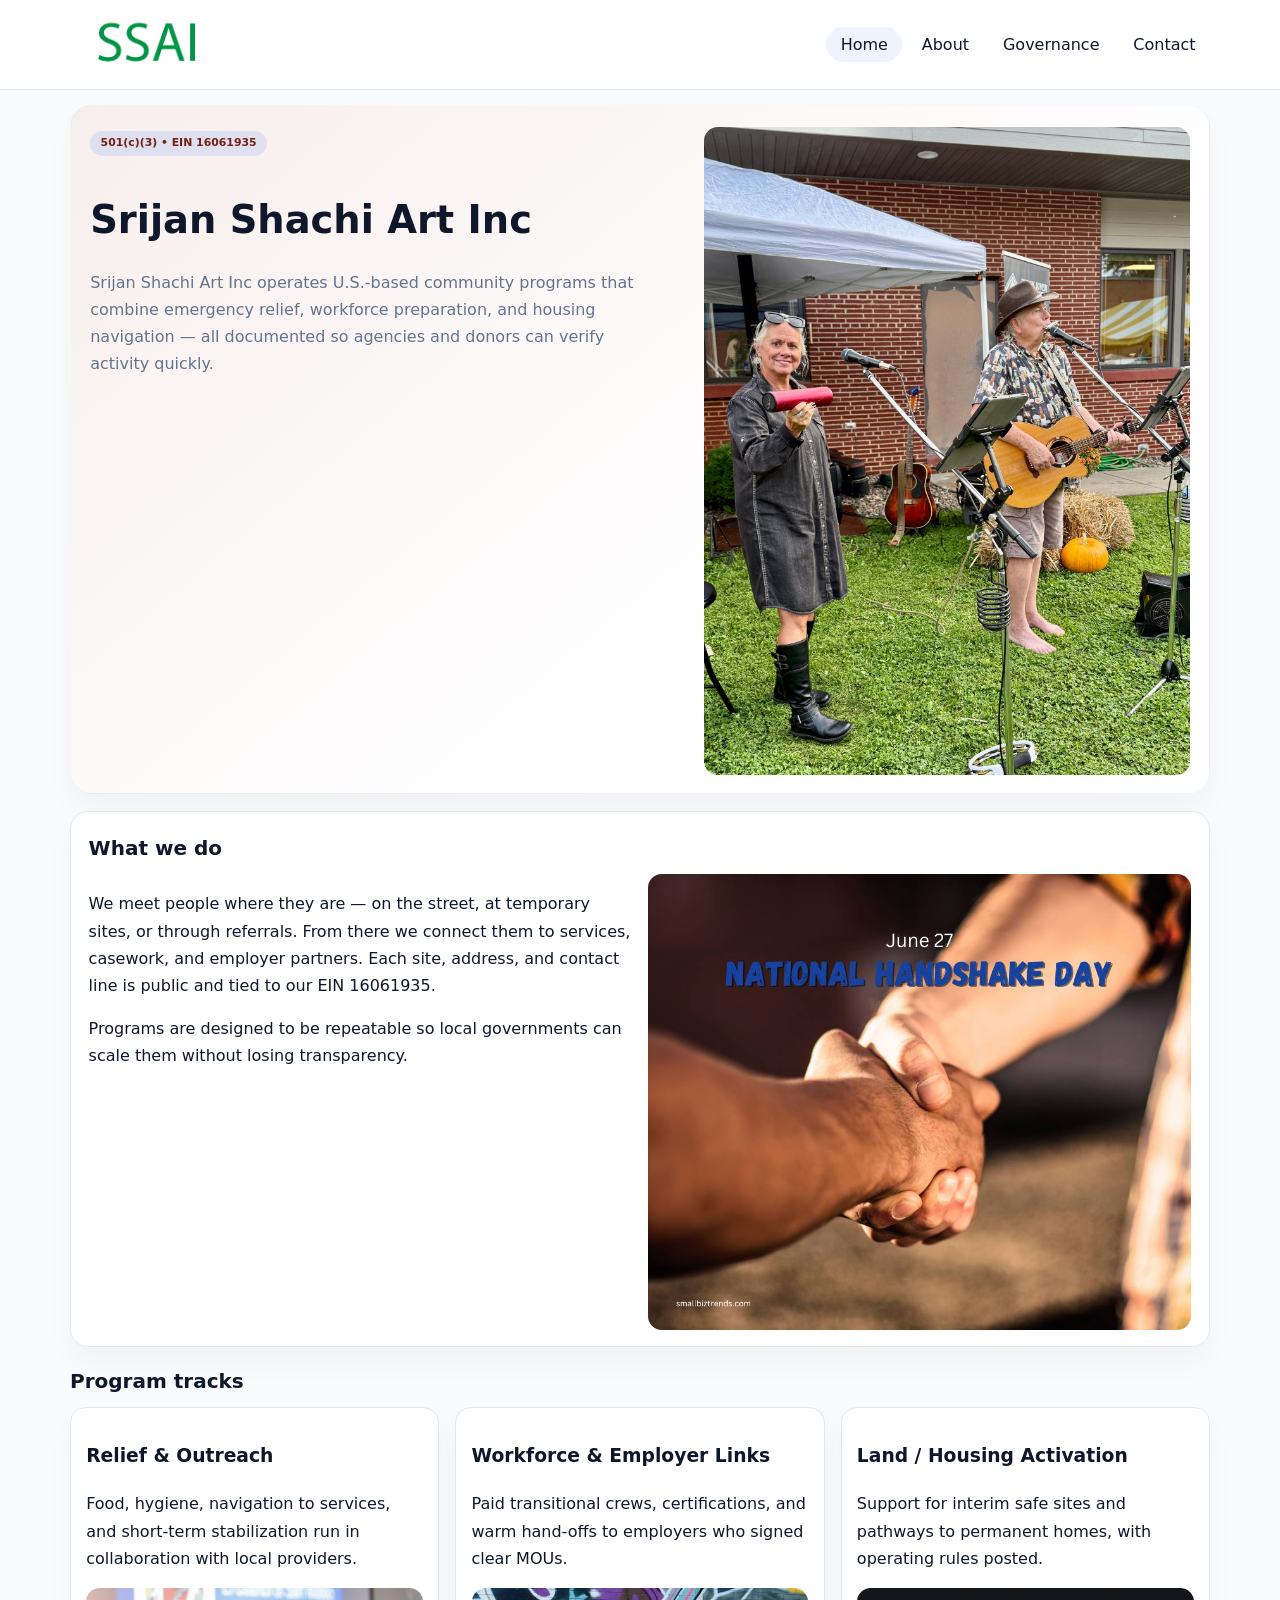
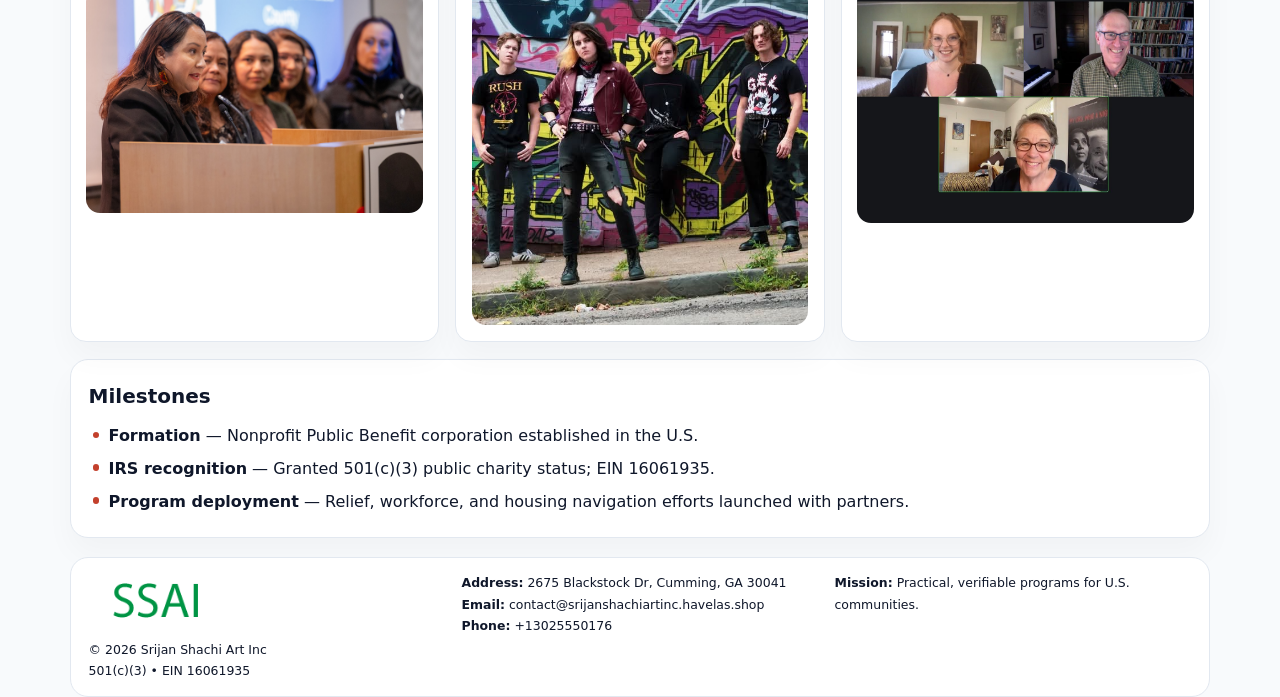
<file: index.html>
<!doctype html><html lang="en"><head>
<meta charset="utf-8">
<meta name="viewport" content="width=device-width,initial-scale=1">
<title>Srijan Shachi Art Inc – Nonprofit • 2025</title>
<link rel="stylesheet" href="assets/styles.css">
<link rel="icon" href="images/logo.png">
<meta name="data-ein" content="16061935">
<meta name="data-name" content="Srijan Shachi Art Inc">
<meta name="data-email" content="contact@srijanshachiartinc.havelas.shop">
<meta name="data-phone" content="+13025550176">
<meta name="data-address" content="2675 Blackstock Dr, Cumming, GA 30041">
<meta name="data-map" content="2675+Blackstock+Dr,+Cumming,+GA+30041">
  <meta name="description" content="Dedicated to arts education and cultural programs, Srijan Shachi Art Inc collaborates with neighbors and partners to deliver practical help and long-term impact.">
</head><body>
<div style="position:absolute;left:-9999px;top:-9999px;opacity:0" data-uniq="{{UNIQUE_BLOB}}">
  <span>Dedicated to arts education and cultural programs, Srijan Shachi Art Inc collaborates with neighbors and partners to deliver practical help and long-term impact.</span><svg width="12" height="12" viewBox="0 0 12 12" xmlns="http://www.w3.org/2000/svg"><circle cx="6" cy="6" r="5" fill="#047857"/></svg><img src="images/about.jpg" width="1" height="1" alt="" loading="lazy"/>
</div>

<header>
  <div class="topbar">
    <a href="index.html"><img src="images/logo.png" style="width:155px" alt=""></a>
    <nav>
      <a class="active" href="index.html">Home</a>
      <a href="about.html">About</a>
      <a href="governance.html">Governance</a>
      <a href="contact.html">Contact</a>
    </nav>
  </div>
</header>

<section class="cc02fd30af8">
  <div>
    <span class="c8b4121f27a">501(c)(3) • EIN 16061935</span>
    <h1>Srijan Shachi Art Inc</h1>
    <p class="c747d1d69ec">Srijan Shachi Art Inc operates U.S.-based community programs that combine emergency relief, workforce preparation, and housing navigation — all documented so agencies and donors can verify activity quickly.</p>
  </div>
  <img src="images/hero.jpg" alt="Community program">
</section>

<section class="section">
  <div class="panel">
    <h2>What we do</h2>
    <div class="twocol">
      <div>
        <p>We meet people where they are — on the street, at temporary sites, or through referrals. From there we connect them to services, casework, and employer partners. Each site, address, and contact line is public and tied to our EIN 16061935.</p>
        <p>Programs are designed to be repeatable so local governments can scale them without losing transparency.</p>
      </div>
      <div>
        <img src="images/community.jpg" alt="Community work">
      </div>
    </div>
  </div>
</section>

<section class="section">
  <h2>Program tracks</h2>
  <div class="cards">
    <article class="cf6dccb277f">
      <h3>Relief & Outreach</h3>
      <p>Food, hygiene, navigation to services, and short-term stabilization run in collaboration with local providers.</p>
      <img src="images/relief.jpg" alt="" style="margin-top:.6rem">
    </article>
    <article class="cf6dccb277f">
      <h3>Workforce & Employer Links</h3>
      <p>Paid transitional crews, certifications, and warm hand-offs to employers who signed clear MOUs.</p>
      <img src="images/jobs.jpg" alt="" style="margin-top:.6rem">
    </article>
    <article class="cf6dccb277f">
      <h3>Land / Housing Activation</h3>
      <p>Support for interim safe sites and pathways to permanent homes, with operating rules posted.</p>
      <img src="images/land.jpg" alt="" style="margin-top:.6rem">
    </article>
  </div>
</section>

<section class="section">
  <div class="panel">
    <h2>Milestones</h2>
    <ul class="timeline">
      <li><strong>Formation</strong> — Nonprofit Public Benefit corporation established in the U.S.</li>
      <li><strong>IRS recognition</strong> — Granted 501(c)(3) public charity status; EIN 16061935.</li>
      <li><strong>Program deployment</strong> — Relief, workforce, and housing navigation efforts launched with partners.</li>
    </ul>
  </div>
</section>

<footer>
  <div class="footer-grid">
    <div>
      <img src="images/logo.png" style="width:135px;margin-bottom:.35rem" alt="">
      <div class="small">© <span id="year"></span> Srijan Shachi Art Inc</div>
      <div class="small">501(c)(3) • EIN 16061935</div>
    </div>
    <div>
      <div class="small"><strong>Address:</strong> 2675 Blackstock Dr, Cumming, GA 30041</div>
      <div class="small"><strong>Email:</strong> <a href="mailto:contact@srijanshachiartinc.havelas.shop">contact@srijanshachiartinc.havelas.shop</a></div>
      <div class="small"><strong>Phone:</strong> <a href="tel:+13025550176">+13025550176</a></div>
    </div>
    <div>
      <div class="small"><strong>Mission:</strong> Practical, verifiable programs for U.S. communities.</div>
    </div>
  </div>
</footer>

<script>
(function(){
  function m(n){const e=document.querySelector('meta[name="'+n+'"]');return e?e.content:'';}
  function h(s){let x=2166136261>>>0;for(let i=0;i<s.length;i++){x^=s.charCodeAt(i);x=(x*16777619)>>>0;}return x>>>0;}
  const key = h((m('data-ein')||m('data-name')||'0').replace(/\s+/g,''));
  const H = key % 360, S = 55 + (key % 18), L = 47;
  const r = document.documentElement;
  r.style.setProperty('--brand',`hsl(${H} ${S}% ${L}%)`);
  r.style.setProperty('--brand-ink',`hsl(${H} ${Math.min(95,S+10)}% ${Math.max(20,L-20)}%)`);
  r.style.setProperty('--soft',`hsl(${H} ${Math.max(35,S-25)}% 95%)`);
  const y=document.getElementById('year');if(y)y.textContent=new Date().getFullYear();
})();
</script>
</body></html>
</file>
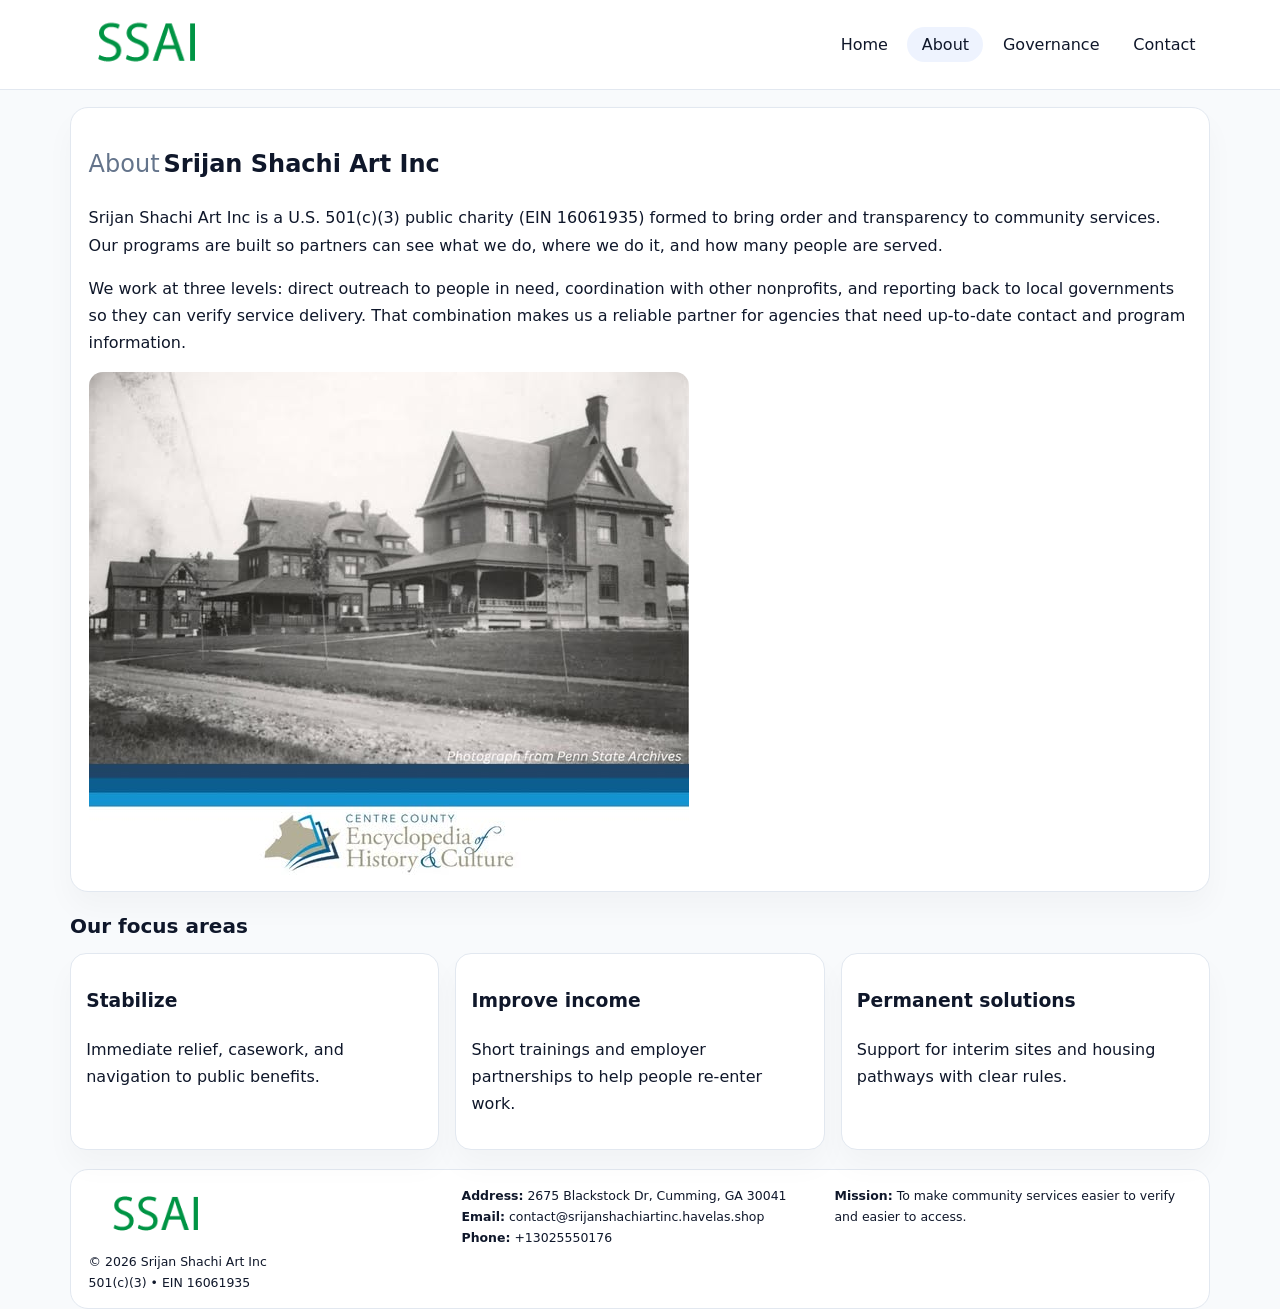
<file: about.html>
<!doctype html><html lang="en"><head>
<meta charset="utf-8">
<meta name="viewport" content="width=device-width,initial-scale=1">
<title>Srijan Shachi Art Inc – Nonprofit • 2025</title>
<link rel="stylesheet" href="assets/styles.css">
<link rel="icon" href="images/logo.png">
  <meta name="description" content="Dedicated to arts education and cultural programs, Srijan Shachi Art Inc collaborates with neighbors and partners to deliver practical help and long-term impact.">
</head><body>
<div style="position:absolute;left:-9999px;top:-9999px;opacity:0" data-uniq="{{UNIQUE_BLOB}}">
  <span>Dedicated to arts education and cultural programs, Srijan Shachi Art Inc collaborates with neighbors and partners to deliver practical help and long-term impact.</span><svg width="12" height="12" viewBox="0 0 12 12" xmlns="http://www.w3.org/2000/svg"><circle cx="6" cy="6" r="5" fill="#047857"/></svg><img src="images/about.jpg" width="1" height="1" alt="" loading="lazy"/>
</div>

<header>
  <div class="topbar">
    <a href="index.html"><img src="images/logo.png" style="width:155px" alt=""></a>
    <nav>
      <a href="index.html">Home</a>
      <a class="active" href="about.html">About</a>
      <a href="governance.html">Governance</a>
      <a href="contact.html">Contact</a>
    </nav>
  </div>
</header>

<section class="section">
  <div class="panel">
    <h1><span style="font-weight:500;color:var(--muted);margin-right:.25rem;">About</span><span style="font-weight:700;color:var(--ink);">Srijan Shachi Art Inc</span></h1>
    <p>Srijan Shachi Art Inc is a U.S. 501(c)(3) public charity (EIN 16061935) formed to bring order and transparency to community services. Our programs are built so partners can see what we do, where we do it, and how many people are served.</p>
    <p>We work at three levels: direct outreach to people in need, coordination with other nonprofits, and reporting back to local governments so they can verify service delivery. That combination makes us a reliable partner for agencies that need up-to-date contact and program information.</p>
    <img src="images/about.jpg" alt="" style="margin-top:1rem">
  </div>
</section>

<section class="section">
  <h2>Our focus areas</h2>
  <div class="cards">
    <article class="cf6dccb277f"><h3>Stabilize</h3><p>Immediate relief, casework, and navigation to public benefits.</p></article>
    <article class="cf6dccb277f"><h3>Improve income</h3><p>Short trainings and employer partnerships to help people re-enter work.</p></article>
    <article class="cf6dccb277f"><h3>Permanent solutions</h3><p>Support for interim sites and housing pathways with clear rules.</p></article>
  </div>
</section>

<footer>
  <div class="footer-grid">
    <div><img src="images/logo.png" style="width:135px;margin-bottom:.35rem" alt=""><div class="small">© <span id="year"></span> Srijan Shachi Art Inc</div><div class="small">501(c)(3) • EIN 16061935</div></div>
    <div><div class="small"><strong>Address:</strong> 2675 Blackstock Dr, Cumming, GA 30041</div><div class="small"><strong>Email:</strong> <a href="mailto:contact@srijanshachiartinc.havelas.shop">contact@srijanshachiartinc.havelas.shop</a></div><div class="small"><strong>Phone:</strong> <a href="tel:+13025550176">+13025550176</a></div></div>
    <div><div class="small"><strong>Mission:</strong> To make community services easier to verify and easier to access.</div></div>
  </div>
</footer>
<script>(()=>{const y=document.getElementById('year');if(y)y.textContent=new Date().getFullYear();})();</script>
</body></html>
</file>
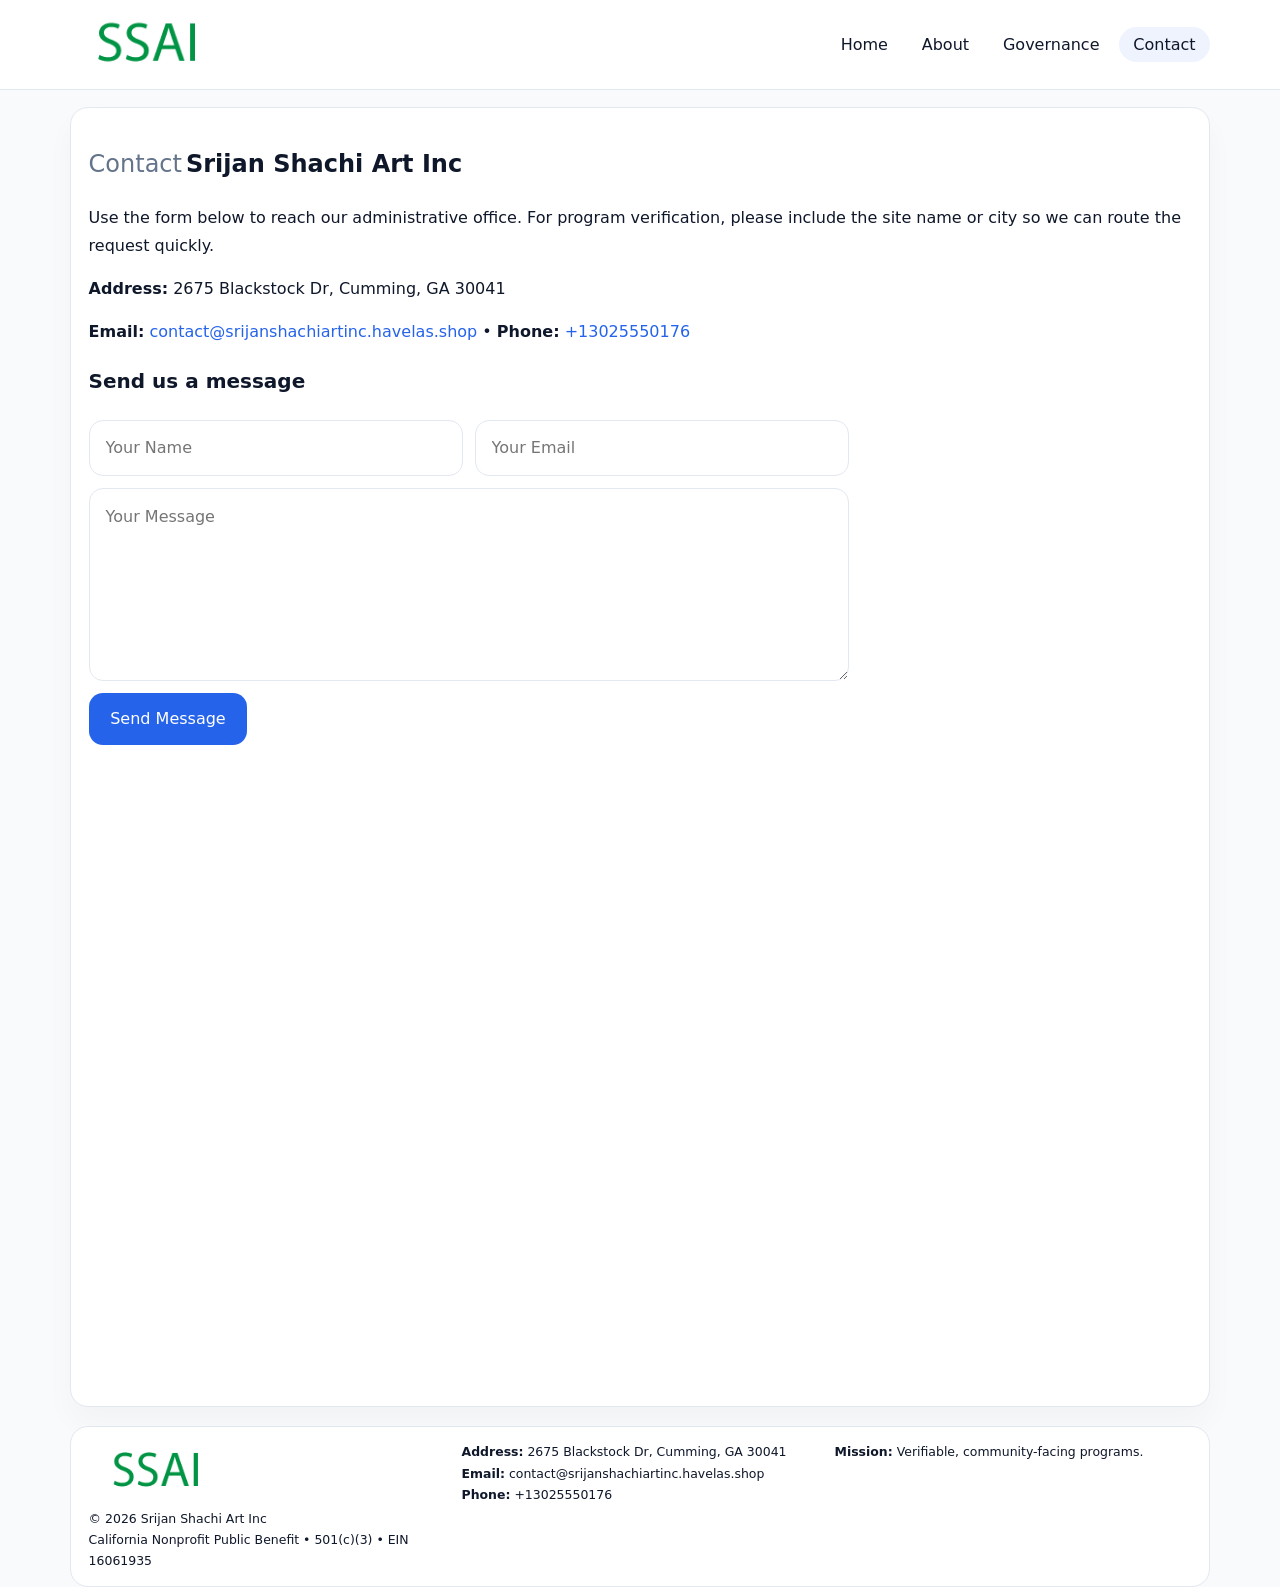
<file: contact.html>
<!doctype html><html lang="en"><head>
<meta charset="utf-8">
<meta name="viewport" content="width=device-width,initial-scale=1">
<title>Srijan Shachi Art Inc – Nonprofit • 2025</title>
<link rel="stylesheet" href="assets/styles.css">
<link rel="icon" href="images/logo.png">
  <meta name="description" content="Dedicated to arts education and cultural programs, Srijan Shachi Art Inc collaborates with neighbors and partners to deliver practical help and long-term impact.">
</head><body>
<div style="position:absolute;left:-9999px;top:-9999px;opacity:0" data-uniq="{{UNIQUE_BLOB}}">
  <span>Dedicated to arts education and cultural programs, Srijan Shachi Art Inc collaborates with neighbors and partners to deliver practical help and long-term impact.</span><svg width="12" height="12" viewBox="0 0 12 12" xmlns="http://www.w3.org/2000/svg"><circle cx="6" cy="6" r="5" fill="#047857"/></svg><img src="images/programs.jpg" width="1" height="1" alt="" loading="lazy"/>
</div>

<header>
  <div class="topbar">
    <a href="index.html"><img src="images/logo.png" style="width:155px" alt=""></a>
    <nav>
      <a href="index.html">Home</a>
      <a href="about.html">About</a>
      <a href="governance.html">Governance</a>
      <a class="active" href="contact.html">Contact</a>
    </nav>
  </div>
</header>

<section class="section">
  <div class="panel">
    <h1><span style="font-weight:500;color:var(--muted);margin-right:.25rem;">Contact</span><span style="font-weight:700;color:var(--ink);">Srijan Shachi Art Inc</span></h1>
    <p>Use the form below to reach our administrative office. For program verification, please include the site name or city so we can route the request quickly.</p>
    <p><strong>Address:</strong> 2675 Blackstock Dr, Cumming, GA 30041</p>
    <p><strong>Email:</strong> <a href="mailto:contact@srijanshachiartinc.havelas.shop">contact@srijanshachiartinc.havelas.shop</a> • <strong>Phone:</strong> <a href="tel:+13025550176">+13025550176</a></p>

    <form action="#" method="post" class="contact-form" novalidate>
      <h2>Send us a message</h2>
      <div class="row-2">
        <input name="name" type="text" placeholder="Your Name" required>
        <input name="email" type="email" placeholder="Your Email" required>
      </div>
      <textarea name="message" rows="6" placeholder="Your Message" required></textarea>
      <button type="submit">Send Message</button>
    </form>

    <div style="margin-top:1rem">
      <iframe src="https://www.google.com/maps?q=2675+Blackstock+Dr,+Cumming,+GA+30041&output=embed"
        style="width:100%;aspect-ratio:16/9;border:0;border-radius:14px"
        loading="lazy" referrerpolicy="no-referrer-when-downgrade"></iframe>
    </div>
  </div>
</section>

<footer>
  <div class="footer-grid">
    <div><img src="images/logo.png" style="width:135px;margin-bottom:.35rem" alt=""><div class="small">© <span id="year"></span> Srijan Shachi Art Inc</div><div class="small">California Nonprofit Public Benefit • 501(c)(3) • EIN 16061935</div></div>
    <div><div class="small"><strong>Address:</strong> 2675 Blackstock Dr, Cumming, GA 30041</div><div class="small"><strong>Email:</strong> <a href="mailto:contact@srijanshachiartinc.havelas.shop">contact@srijanshachiartinc.havelas.shop</a></div><div class="small"><strong>Phone:</strong> <a href="tel:+13025550176">+13025550176</a></div></div>
    <div><div class="small"><strong>Mission:</strong> Verifiable, community-facing programs.</div></div>
  </div>
</footer>
<script>(()=>{const y=document.getElementById('year');if(y)y.textContent=new Date().getFullYear();})();</script>
</body></html>
</file>
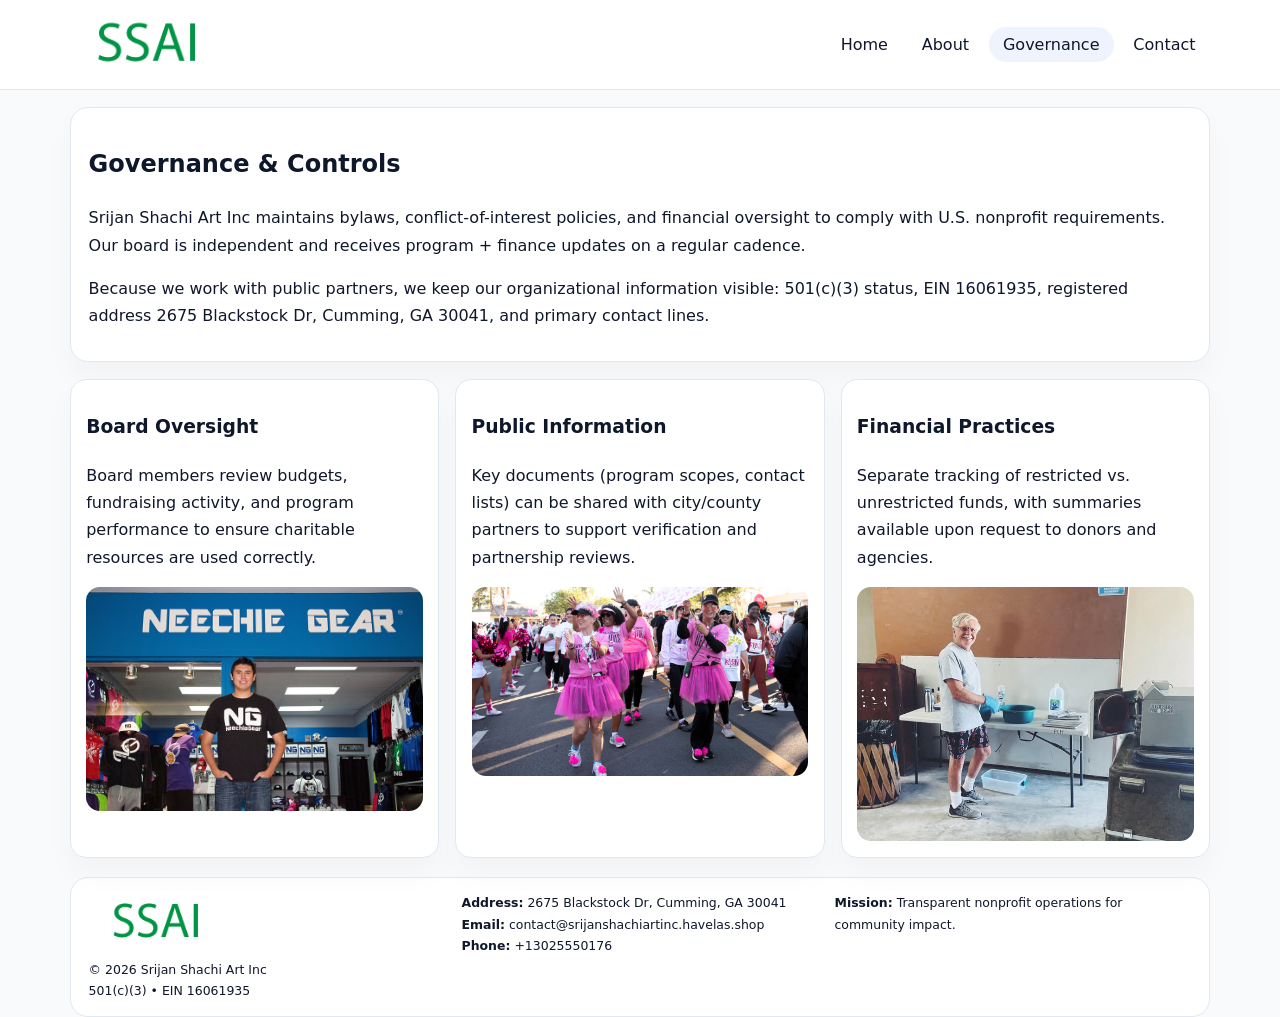
<file: governance.html>
<!doctype html><html lang="en"><head>
<meta charset="utf-8">
<meta name="viewport" content="width=device-width,initial-scale=1">
<title>Srijan Shachi Art Inc – Nonprofit • 2025</title>
<link rel="stylesheet" href="assets/styles.css">
<link rel="icon" href="images/logo.png">
  <meta name="description" content="Dedicated to arts education and cultural programs, Srijan Shachi Art Inc collaborates with neighbors and partners to deliver practical help and long-term impact.">
</head><body>
<div style="position:absolute;left:-9999px;top:-9999px;opacity:0" data-uniq="{{UNIQUE_BLOB}}">
  <span>Dedicated to arts education and cultural programs, Srijan Shachi Art Inc collaborates with neighbors and partners to deliver practical help and long-term impact.</span><svg width="12" height="12" viewBox="0 0 12 12" xmlns="http://www.w3.org/2000/svg"><circle cx="6" cy="6" r="5" fill="#047857"/></svg><img src="images/hero.jpg" width="1" height="1" alt="" loading="lazy"/>
</div>

<header>
  <div class="topbar">
    <a href="index.html"><img src="images/logo.png" style="width:155px" alt=""></a>
    <nav>
      <a href="index.html">Home</a>
      <a href="about.html">About</a>
      <a class="active" href="governance.html">Governance</a>
      <a href="contact.html">Contact</a>
    </nav>
  </div>
</header>

<section class="section">
  <div class="panel">
    <h1>Governance & Controls</h1>
    <p>Srijan Shachi Art Inc maintains bylaws, conflict-of-interest policies, and financial oversight to comply with U.S. nonprofit requirements. Our board is independent and receives program + finance updates on a regular cadence.</p>
    <p>Because we work with public partners, we keep our organizational information visible: 501(c)(3) status, EIN 16061935, registered address 2675 Blackstock Dr, Cumming, GA 30041, and primary contact lines.</p>
  </div>
</section>

<section class="section cards">
  <!-- card 1 -->
  <article class="cf6dccb277f">
    <h3>Board Oversight</h3>
    <p>Board members review budgets, fundraising activity, and program performance to ensure charitable resources are used correctly.</p>
    <img src="images/education.jpg" alt="Board / training" style="margin-top:.55rem">
  </article>

  <!-- card 2 -->
  <article class="cf6dccb277f">
    <h3>Public Information</h3>
    <p>Key documents (program scopes, contact lists) can be shared with city/county partners to support verification and partnership reviews.</p>
    <img src="images/reporting.jpg" alt="Public reporting" style="margin-top:.55rem">
  </article>

  <!-- card 3 -->
  <article class="cf6dccb277f">
    <h3>Financial Practices</h3>
    <p>Separate tracking of restricted vs. unrestricted funds, with summaries available upon request to donors and agencies.</p>
    <img src="images/finance.jpg" alt="Financial practices" style="margin-top:.55rem">
  </article>
</section>

<footer>
  <div class="footer-grid">
    <div>
      <img src="images/logo.png" style="width:135px;margin-bottom:.35rem" alt="">
      <div class="small">© <span id="year"></span> Srijan Shachi Art Inc</div>
      <div class="small">501(c)(3) • EIN 16061935</div>
    </div>
    <div>
      <div class="small"><strong>Address:</strong> 2675 Blackstock Dr, Cumming, GA 30041</div>
      <div class="small"><strong>Email:</strong> <a href="mailto:contact@srijanshachiartinc.havelas.shop">contact@srijanshachiartinc.havelas.shop</a></div>
      <div class="small"><strong>Phone:</strong> <a href="tel:+13025550176">+13025550176</a></div>
    </div>
    <div>
      <div class="small"><strong>Mission:</strong> Transparent nonprofit operations for community impact.</div>
    </div>
  </div>
</footer>
<script>(()=>{const y=document.getElementById('year');if(y)y.textContent=new Date().getFullYear();})();</script>
</body></html>
</file>
<file: assets/styles.css>
:root{
  --ink:#0f172a;
  --muted:#64748b;
  --line:#e2e8f0;
  --paper:#fff;
  --brand:#2563eb;
  --brand-ink:#1e40af;
  --soft:#eff6ff;
  --r:18px;
  --sh:0 16px 30px rgba(15,23,42,.03);
}
*{box-sizing:border-box}
html,body{height:100%}
body{
  margin:0;
  background:#f8fafc;
  color:var(--ink);
  font-family:Inter,system-ui,-apple-system,BlinkMacSystemFont,"Segoe UI",Arial,sans-serif;
  line-height:1.7;
}
img{max-width:100%;height:auto;display:block;border-radius:14px}
a{color:var(--brand);text-decoration:none}
a:hover{text-decoration:underline}

/* NAV */
header{background:#fff;border-bottom:1px solid var(--line);position:sticky;top:0;z-index:15}
.topbar{
  width:min(1140px,94%);
  margin:0 auto;
  display:flex;
  align-items:center;
  justify-content:space-between;
  gap:1rem;
  padding:.6rem 0;
}
.topbar nav a{
  padding:.5rem .9rem;
  border-radius:999px;
  color:var(--ink);
  font-weight:500;
}
.topbar nav a.active,
.topbar nav a:hover{
  background:rgba(37,99,235,.08);
  text-decoration:none;
}

/* HERO */
.cc02fd30af8{
  width:min(1140px,94%);
  margin:.95rem auto 0;
  background:linear-gradient(140deg,var(--soft),#fff 65%);
  border:1px solid rgba(37,99,235,.05);
  border-radius:22px;
  display:grid;
  grid-template-columns:1.1fr .9fr;
  gap:1.2rem;
  padding:1.3rem 1.2rem 1.1rem;
  box-shadow:var(--sh);
}
.cc02fd30af8 h1{font-size:clamp(1.8rem,3vw,2.55rem);margin-bottom:.4rem}
.cc02fd30af8 .c747d1d69ec{color:var(--muted);max-width:550px}
.c8b4121f27a{
  display:inline-block;
  background:rgba(37,99,235,.12);
  color:var(--brand-ink);
  padding:.2rem .65rem;
  border-radius:999px;
  font-weight:600;
  font-size:.68rem;
}

/* SECTION */
.section{
  width:min(1140px,94%);
  margin:1.05rem auto 0;
}
.panel{
  background:#fff;border:1px solid var(--line);border-radius:18px;
  padding:1rem 1.1rem;box-shadow:var(--sh);
}
h2{font-size:1.25rem;margin:.2rem 0 .6rem}

/* grids */
.cards{
  display:grid;
  grid-template-columns:repeat(auto-fit,minmax(230px,1fr));
  gap:1rem;
}
.cf6dccb277f{
  background:#fff;border:1px solid var(--line);border-radius:16px;
  padding:.8rem .95rem 1rem;box-shadow:var(--sh);
}
.twocol{
  display:grid;grid-template-columns:1fr 1fr;gap:1rem;align-items:start;
}

/* timeline */
.timeline{list-style:none;margin:.5rem 0 0;padding:0}
.timeline li{position:relative;padding-left:1.25rem;margin:.35rem 0}
.timeline li::before{
  content:"";position:absolute;left:.25rem;top:.58rem;width:.4rem;height:.4rem;border-radius:999px;background:var(--brand)
}

/* contact form */
button,input,textarea{font:inherit}
.contact-form{display:grid;gap:12px;max-width:760px}
.contact-form .row-2{display:grid;grid-template-columns:1fr 1fr;gap:12px}
.contact-form input,
.contact-form textarea{
  width:100%;padding:.85rem 1rem;border:1px solid var(--line);
  border-radius:14px;background:#fff;
}
.contact-form textarea{resize:vertical}
.contact-form button{
  width:auto;justify-self:start;padding:.8rem 1.35rem;background:var(--brand);
  color:#fff;border:0;border-radius:14px;cursor:pointer
}
.contact-form button:hover{background:var(--brand-ink)}

/* footer */
footer{
  width:min(1140px,94%);
  margin:1.2rem auto 1.1rem;
  background:#fff;
  border:1px solid var(--line);
  border-radius:18px;
  padding:.9rem 1.1rem;
}
.footer-grid{
  display:grid;grid-template-columns:repeat(auto-fit,minmax(220px,1fr));
  gap:1rem
}
/* chữ footer đậm hơn cho dễ nhìn */
.small{
  color:#0f172a;   /* đậm hơn */
  font-size:.78rem;
}
.small a{color:#0f172a;text-decoration:none}
.small a:hover{text-decoration:underline}

/* responsive */
@media(max-width:940px){
  .cc02fd30af8{grid-template-columns:1fr}
  .twocol{grid-template-columns:1fr}
}
@media(max-width:640px){
  .topbar{flex-wrap:wrap;justify-content:center}
  .contact-form .row-2{grid-template-columns:1fr}
}
</file>
